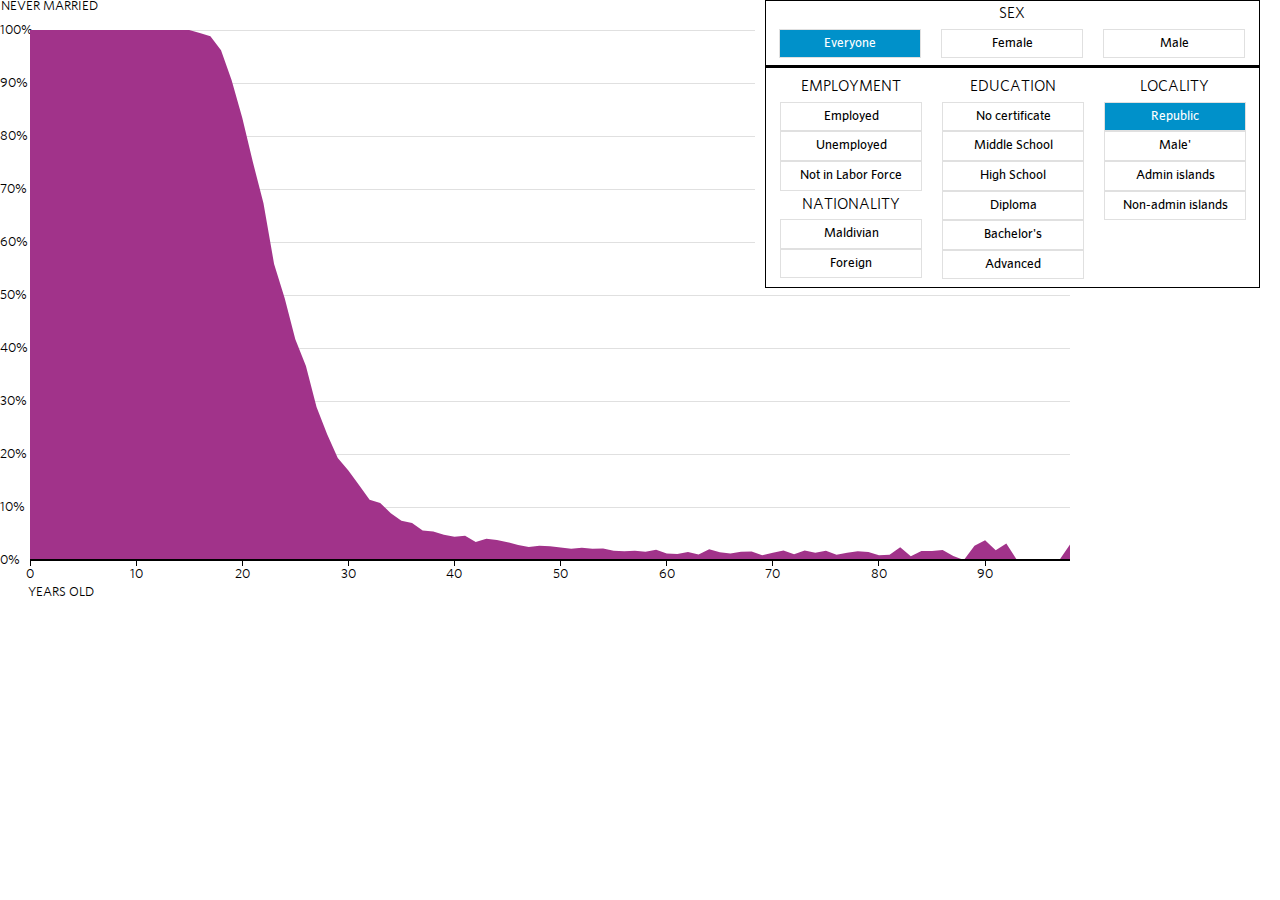
<file: chart.html>
<!DOCTYPE html>
<head>
<title>chart</title>
<link rel="stylesheet" href="style/style.min.css" type="text/css" media="screen"/>
<link rel="stylesheet" type="text/css" href="http://cloud.typography.com/7626174/696048/css/fonts.css"/>
<link href='https://fonts.googleapis.com/css?family=Inconsolata' rel='stylesheet' type='text/css'>
<meta charset="utf-8">
</head>
<body>
<div id="chart"></div>
<div id="notes">
<!--
<h1>Never Married, By Age</h1>
<p>Use the filters below to see percentages for a group of interest.</p>
-->
<div id="sex" class="section">
<h3>Sex</h3>
<div class="button current" data-val="">Everyone</div>
<div class="button" data-val="f">Female</div>
<div class="button" data-val="m" style="margin-right:0">Male</div>
</div>
<div id="demographics">
<div class="employment section">
<h3>Employment</h3>
<div class="button" data-val="empEMP">Employed</div>
<div class="button" data-val="empUNEMP">Unemployed</div>
<div class="button" data-val="empNILF">Not in Labor Force</div>
<h3>Nationality</h3>
<div class="button" data-val="natMAL">Maldivian</div>
<div class="button" data-val="natFO">Foreign</div>

</div>
<div class="education section">
<h3>Education</h3>
<div class="button" data-val="eduNC">No certificate</div>
<div class="button" data-val="eduMS">Middle School</div>
<div class="button" data-val="eduHS">High School</div>
<div class="button" data-val="eduDIPL">Diploma</div>
<!-- <div class="button" data-val="eduDIPM">Diploma 6mos or more</div> -->
<div class="button" data-val="eduBS">Bachelor's</div>
<div class="button" data-val="eduADV">Advanced</div>
</div>
<div class="locality section">
<h3>Locality</h3>
<div class="column">
<div class="button current" data-val="origREP">Republic</div>
<div class="button" data-val="origMALE">Male'</div>
<div class="button" data-val="origAD">Admin islands</div>
<div class="button" data-val="origNON">Non-admin islands</div>
</div>
<div class="clr"></div>
</div>
<div class="clr"></div>
</div>
<script type="text/javascript" src="js/pym.min.js"></script>
<script src="js/d3-3-5-5.min.js"></script>
<script>
var USER_SEX = '';
var USER_DEMO = 'origREP';

var margin = {top: 30, right: 20, bottom: 40, left: 30},
    width = 1090 - margin.left - margin.right,
	height = 600 - margin.top - margin.bottom;

var bisectAge = d3.bisector(function(d) { return d.age; }).left;
var percent = d3.format(".0%");

var x = d3.scale.linear()
    .range([0, width]);

var y = d3.scale.linear()
    .range([height, 0]);
	
var xAxis = d3.svg.axis()
    .scale(x)
    .orient("bottom")
	.outerTickSize(0);

var yAxis = d3.svg.axis()
    .scale(y)
	.tickSize(width)
    .orient("right")
	.tickFormat(percent);
	
var area = d3.svg.area()
	// .defined(function(d) { return !isNaN(d.pct); })
	.x(function(d) { return x(d.age); })
	.y0(height)
	.y1(function(d) { return y(d.pct); });

var svg = d3.select("#chart").append("svg")
    .attr("width", width + margin.left + margin.right)
    .attr("height", height + margin.top + margin.bottom)
  .append("g")
    .attr("transform", "translate(" + margin.left + "," + margin.top + ")");
	

d3.tsv("data/nevermarried_byage.tsv", type, function(error, data) {
	if (error) throw error;

	var fields = d3.keys(data[0]).filter(function(key) { return key !== "age"; });
	var demos = fields.map(function(key) {
		return {
			key: key,
			values: data.map(function(d) {
				return { age: d.age, pct: d[key] };
			})
		};
	});
	
	
	x.domain(d3.extent(data, function(d) { return d.age; }));
	y.domain([
		d3.min(demos, function(d) { return d3.min(d.values, function(v) { return v.pct; }); }),
    	d3.max(demos, function(d) { return d3.max(d.values, function(v) { return v.pct; }); })
	]);
	
	svg.append("g")
    	.attr("class", "y axis")
    	.call(yAxis)
  	  .append("text")
  		.attr("y", -20)
		.attr("dx", ".1em")
  		.style("text-anchor", "start")
  		.text("NEVER MARRIED");
	svg.selectAll(".y.axis text").attr("x", -30);
	
	var key = USER_DEMO + USER_SEX;
	var key_index = fields.indexOf(key);
	svg.append("path")
		.datum(demos[key_index].values)
		.attr("class", "area")
		.attr("d", area);
	
 	svg.append("g")
        .attr("class", "x axis")
        .attr("transform", "translate(0," + height + ")")
        .call(xAxis)
	  .append("text")
		.attr("x", x(0))
		.attr("y", 19)
		.attr("dx", "-.2em")
		.attr("dy", "1.4em")
		.text("YEARS OLD");
		;
  	
	// Baseline
	svg.append("g")
    	.attr("class", "baseline")
    	.attr("transform", "translate(0,"+ height +")")
  	  .append("line")
    	.attr("x1", 0)
    	.attr("x2", width)
    	.attr("y2", 0);
	
	// Sex.
	d3.selectAll("#sex .button").on("click", function() {
		USER_SEX = d3.select(this).attr("data-val");
		d3.select("#sex .current").classed("current", false);
		d3.select(this).classed("current", true);
		update();
	});
	
	
	// Demographics.
	d3.selectAll("#demographics .button").on("click", function() {
		USER_DEMO = d3.select(this).attr("data-val");
		d3.select("#demographics .current").classed("current", false);
		d3.select(this).classed("current", true);
		update();
	});
		
	function update() {
		
		var key = USER_DEMO + USER_SEX;
		var key_index = fields.indexOf(key);
		
		svg.select(".area")
			.transition()
			.duration(600)
			.attr("d", function(d) {
				var nonzero_index = demos[key_index].values.findIndex(isNonzero);
				// console.log("nonzeroindex: " + nonzero_index);
				if (nonzero_index > 0 && nonzero_index < 21) {
					
					// Slice
					var left_side = demos[key_index].values.slice(0, nonzero_index);
					
					var values_length = demos[key_index].values.length;
					var right_side = demos[key_index].values.slice(nonzero_index, values_length);
					
					var spliced_data = left_side.concat([{ age: nonzero_index, pct: 0 }], right_side);
					
					// console.log(spliced_data);
					return area(spliced_data);
				} else {
					// console.log(demos[key_index].values);
					return area(demos[key_index].values);
				}
				 
			});
	} // @end update()
	
	
	
	
	//
	// Show values on mouseover
	//
	
	var focus = svg.append("g")
    	.attr("class", "focus")
    	.style("display", "none");
	focus.append("circle")
    	.attr("r", 5);
	focus.append("text")
		.attr("class", "value")
    	.attr("x", 9)
    	.attr("dy", ".33em");
	focus.append("line")
		.attr("x1", 0)
		.attr("x2", 0)
		.attr("y1", 0);
	focus.append("text")
		.attr("class", "agevalue")
		.attr("text-anchor", "middle")
		.attr("y", height + margin.bottom);

	// Events	
	svg.append("rect")
    	.attr("class", "overlay")
    	.attr("width", width)
    	.attr("height", height)
    	.on("mouseover", function() { 
			focus.style("display", null); 
		})
    	.on("mouseout", function() { 
			focus.style("display", "none"); 
		})
    	.on("mousemove", mousemove);


	function mousemove() {
		var key = USER_DEMO + USER_SEX;
		var key_index = fields.indexOf(key);
		
		var x0 = x.invert(d3.mouse(this)[0]),
			i = bisectAge(demos[key_index].values, x0, 1),
			d0 = demos[key_index].values[i - 1],
			d1 = demos[key_index].values[i],
			d = x0 - d0.age > d1.age - x0 ? d1 : d0;
		focus.attr("transform", "translate(" + x(d.age) + "," + y(d.pct) + ")");
		focus.select("text.value").text(percent(d.pct));
	
		// Adjust label horizontal positions.
		if (x0 > 70) {
			focus.select("text.value").attr("x", -30);
		} else {
			focus.select("text.value").attr("x", 10);
		}
	
		// Adjust indicator line.
		focus.select("line")
			.attr("y2", height-y(d.pct)+xAxis.tickSize());
		
		focus.select("text.agevalue")
			.attr("y", height-y(d.pct)+xAxis.tickPadding()+16)
			.text(function() {
				if (d.age == 85) {
					return ">" + d.age;
				} else {	
					return d.age;
				}
			});
	
	} // @end mousemove()
	
	var pymChild = new pym.Child();
}); // @end d3.tsv()



function type(d, i) {
	
	d3.keys(d).map(function(key) {
		// if (d[key] == '') {
			// d[key] = NaN;
		// } else {
			d[key] = +d[key];
		// }
		
	});
	return d;
	
} // @end type()



function isNonzero(element, index, array) {
	// console.log(element.pct);
	return element.pct > 0;
}


</script>
</body>
</file>
<file: style/style.min.css>
#demographics,#notes,#notes p{background:#fff}#notes h1,h3{text-transform:uppercase}.button,h3{text-align:center}a,abbr,acronym,address,applet,article,aside,audio,b,big,blockquote,body,canvas,caption,center,cite,code,dd,del,details,dfn,div,dl,dt,em,embed,fieldset,figcaption,figure,footer,form,h1,h2,h3,h4,h5,h6,header,hgroup,html,i,iframe,img,ins,kbd,label,legend,li,mark,menu,nav,object,ol,output,p,pre,q,ruby,s,samp,section,small,span,strike,strong,sub,summary,sup,table,tbody,td,tfoot,th,thead,time,tr,tt,u,ul,var,video{margin:0;padding:0;border:0;font:inherit;vertical-align:baseline}article,aside,details,figcaption,figure,footer,header,hgroup,menu,nav,section{display:block}body{line-height:1;font-family:unfpatext,Monaco,"Lucida Console",Consolas,"Courier New"}ol,ul{list-style:none}blockquote,q{quotes:none}blockquote:after,blockquote:before,q:after,q:before{content:'';content:none}table{border-collapse:collapse;border-spacing:0}#main-wrapper{width:1090px;margin:10px;position:absolute;left:0}.clr{clear:both}#notes{width:495px;position:absolute;top:0;right:20px;font-family:unfpasemibolditalic,"Mercury SSm A","Mercury SSm B";font-weight:400;font-size:14px;line-height:1.4em;padding:0 0 7px 10px}#notes h1{font-family:UNFPAbold,Monaco,"Lucida Console",Consolas,"Courier New";font-size:24px;font-style:normal;margin-top:5px;margin-bottom:3px}#demographics,#sex{font-family:unfpasemibold,Monaco,"Lucida Console",Consolas,"Courier New";font-style:normal}#sex,.section{font-size:11px}#notes p{margin-bottom:15px}#demographics{padding:8px 14px;border:1px solid #000}.section{margin-right:20px;float:left}#sex{margin-right:0;padding:0 15px 7px 14px;border-bottom:3px solid #000;margin-bottom:5px}#sex .button{float:left;margin-right:20px}#demographics .locality{margin-right:0}#demographics .locality .column{float:left;width:140px}#demographics .firstmar{width:100%;border-top:2px solid #ccc;padding-top:6px;margin-right:0;margin-bottom:0}h3{font-family:unfpatext;font-size:14px;padding:3px 0;margin-bottom:3px}.button{width:130px;padding:4px 5px;cursor:pointer;font-size:12px;border:1px solid #e0e0e0}.button:hover{background:#30b3e6;color:#fff}.button.current{background:#0091ca;color:#fff}svg{font:12px unfpatext,Monaco,"Lucida Console",Consolas,"Courier New"}.axis line,.axis path{fill:none;stroke:#000;shape-rendering:crispEdges}.axis text{font-size:12px}.y.axis path{display:none}.y.axis line{stroke:#e0e0e0}path.domain{stroke-width:2px}path.line{fill:none;stroke-linejoin:round;stroke-linecap:round;stroke-width:3px}.area{fill:#a1338a}path.male{stroke:#F98229}path.female{stroke:#4AC2BC}.baseline line{stroke:#000;stroke-width:px}line.annotation{stroke:#ccc;stroke-dasharray:5,2;stroke-width:1.2px}#line-chart .agehighlight text,text.annotation{font-family:unfpabold,Monaco,"Lucida Console",Consolas,"Courier New";font-size:14px;fill:#444;text-anchor:end}.focus text.agevalue,.focus text.value{font-family:unfpasemibold}.overlay{fill:none;pointer-events:all}.focus.male circle{fill:#F98229;stroke:#000}.focus.female circle{fill:#4AC2BC;stroke:#000}.focus text.value{font-size:13px;text-shadow:0 1px 0 #fff,1px 0 0 #fff,0 -1px 0 #fff,-1px 0 0 #fff}.focus line{stroke:#000;stroke-width:3px}@font-face{font-family:unfpabold;src:url(https://www.unfpa.org/sites/all/themes/unfpa_global/css/fonts/unfpa-bold-webfont.eot)}@font-face{font-family:unfpabold;src:url([data-uri]) format('woff'),url(https://www.unfpa.org/sites/all/themes/unfpa_global/css/fonts/unfpa-bold-webfont.ttf) format('truetype');font-weight:400;font-style:normal}@font-face{font-family:unfpasemibold;src:url(https://www.unfpa.org/sites/all/themes/unfpa_global/css/fonts/unfpa-semibold-webfont.eot)}@font-face{font-family:unfpasemibold;src:url([data-uri]) format('woff'),url(https://www.unfpa.org/sites/all/themes/unfpa_global/css/fonts/unfpa-semibold-webfont.ttf) format('truetype');font-weight:400;font-style:normal}@font-face{font-family:unfpatext;src:url(https://www.unfpa.org/sites/all/themes/unfpa_global/css/fonts/unfpa-text-webfont.eot)}@font-face{font-family:unfpatext;src:url([data-uri]) format('woff'),url(https://www.unfpa.org/sites/all/themes/unfpa_global/css/fonts/unfpa-text-webfont.ttf) format('truetype');font-weight:400;font-style:normal}@font-face{font-family:unfpasemibolditalic;src:url(https://www.unfpa.org/sites/all/themes/unfpa_global/css/fonts/unfpa-semibolditalic-webfont.eot)}@font-face{font-family:unfpasemibolditalic;src:url([data-uri]) format('woff'),url(https://www.unfpa.org/sites/all/themes/unfpa_global/css/fonts/unfpa-semibolditalic-webfont.ttf) format('truetype');font-weight:400;font-style:normal}@font-face{font-family:unfpatextitalic;src:url(https://www.unfpa.org/sites/all/themes/unfpa_global/css/fonts/unfpa-textitalic-webfont.eot)}@font-face{font-family:unfpatextitalic;src:url([data-uri]) format('woff'),url(https://www.unfpa.org/sites/all/themes/unfpa_global/css/fonts/unfpa-textitalic-webfont.ttf) format('truetype');font-weight:400;font-style:normal}
</file>
